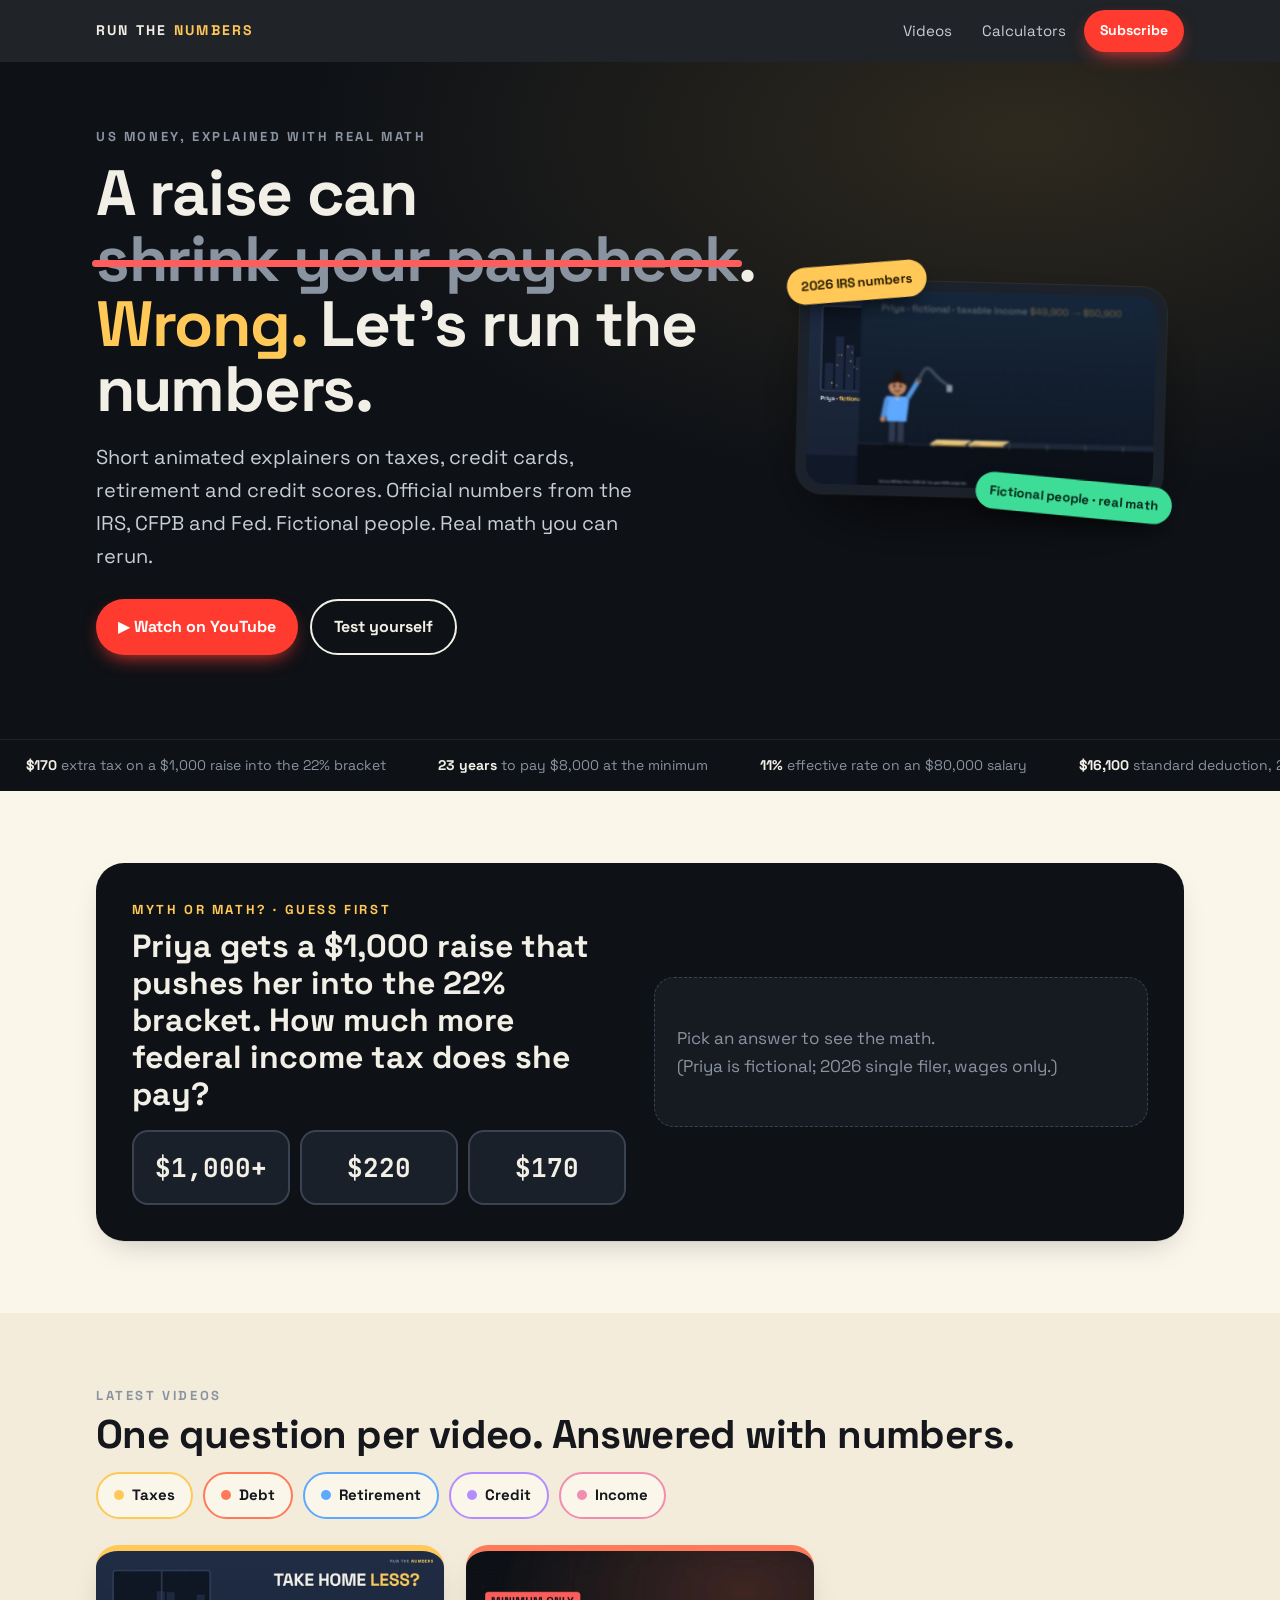
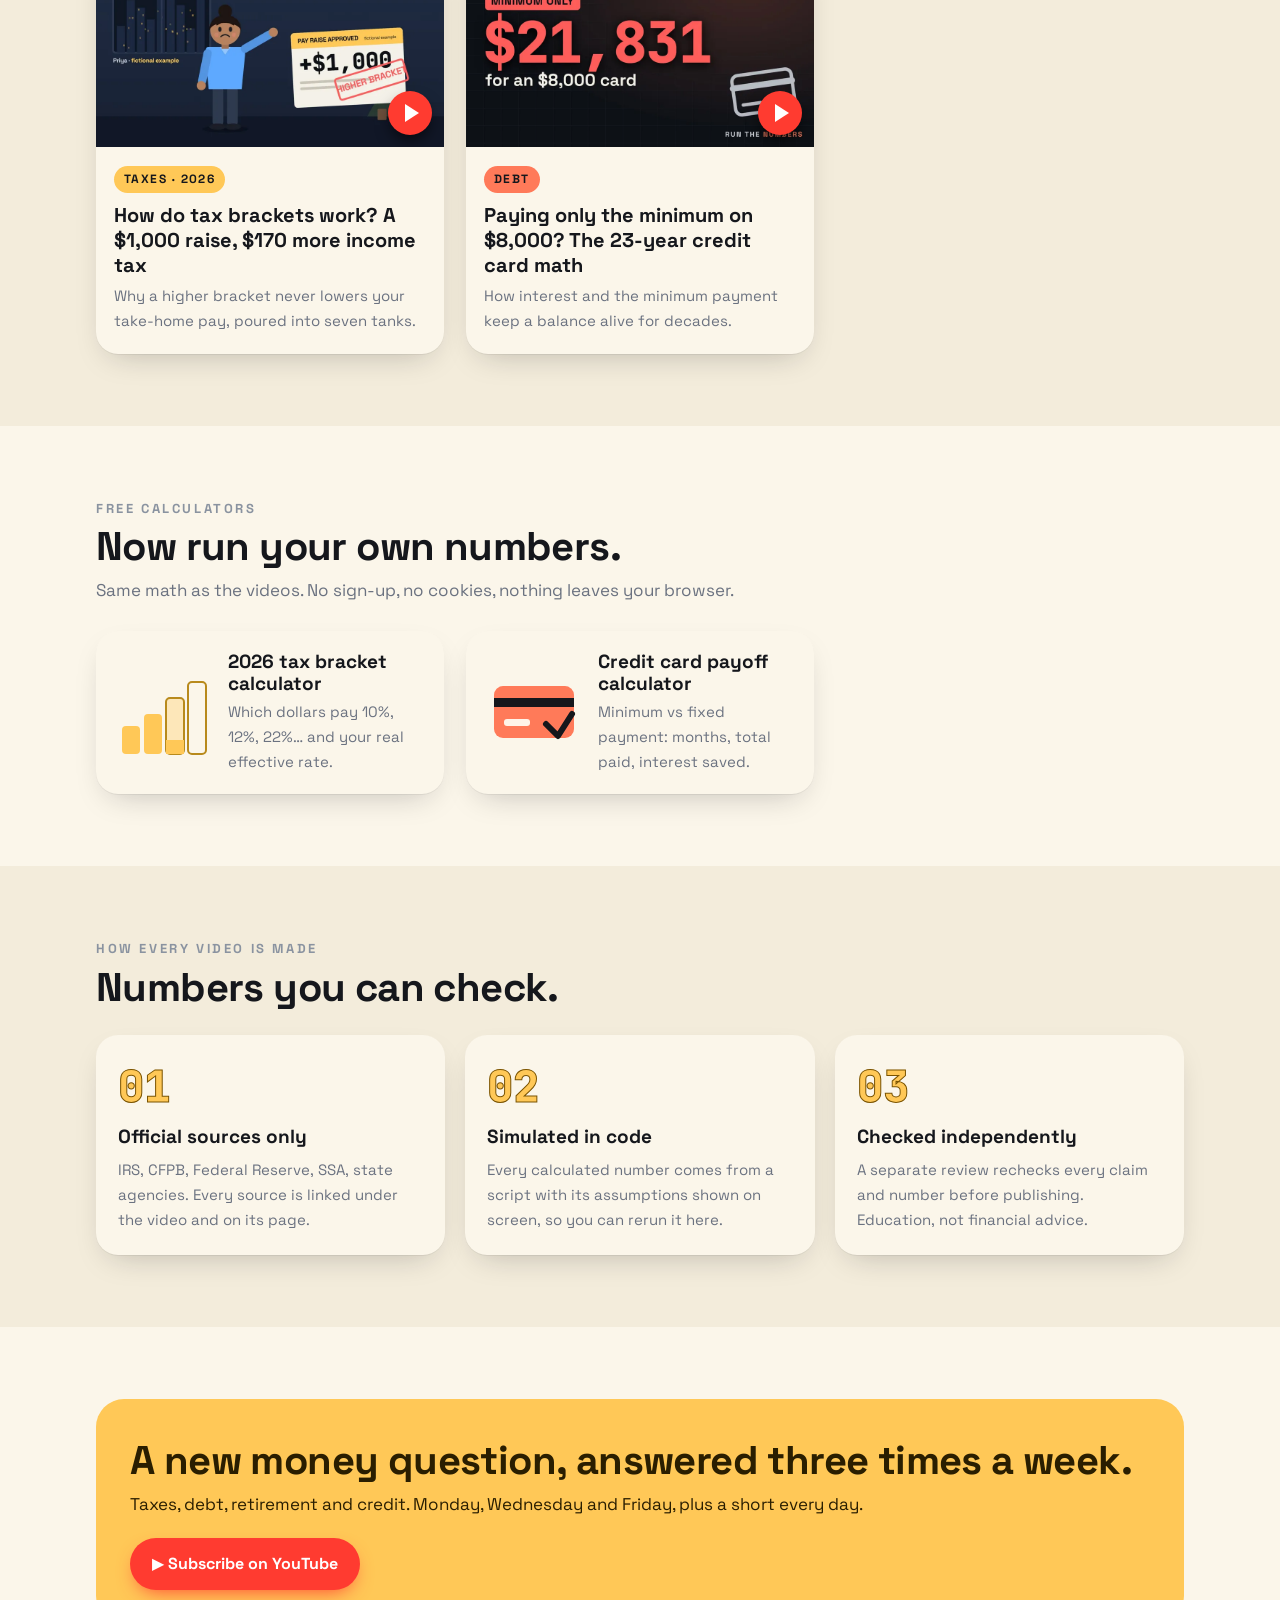
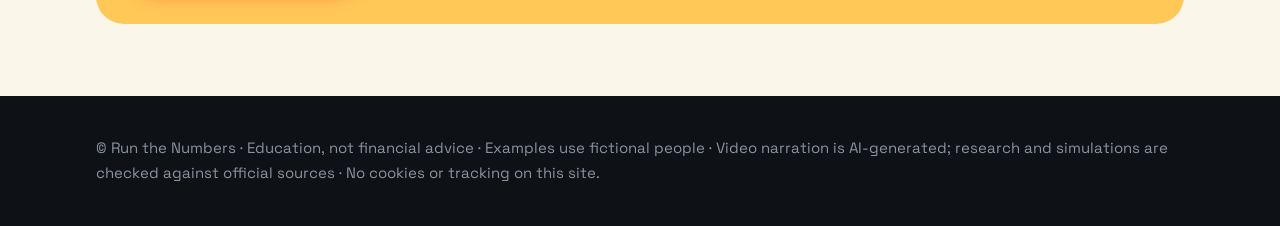
<file: index.html>
<!doctype html>
<html lang="en"><head><meta charset="utf-8"><meta name="viewport" content="width=device-width,initial-scale=1">
<title>Run the Numbers — How Money Works in the US, With the Real Math</title>
<meta name="description" content="Animated explainers and free calculators on US taxes, credit cards, retirement accounts and credit scores. Every number comes from the IRS, CFPB or Federal Reserve, or from a simulation you can rerun.">
<link rel="canonical" href="https://eedgarhm.github.io/run-the-numbers/">
<meta property="og:type" content="website"><meta property="og:title" content="Run the Numbers — How money works in the US, with the real math">
<meta property="og:description" content="Animated explainers + free calculators. Official numbers, fictional people, real math.">
<meta property="og:image" content="https://eedgarhm.github.io/run-the-numbers/assets/og-tax-brackets.jpg"><meta name="twitter:card" content="summary_large_image">
<meta name="theme-color" content="#0E1116">
<link rel="preconnect" href="https://fonts.googleapis.com"><link rel="preconnect" href="https://fonts.gstatic.com" crossorigin>
<link href="https://fonts.googleapis.com/css2?family=JetBrains+Mono:wght@500;800&family=Space+Grotesk:wght@500;700&display=swap" rel="stylesheet">
<link rel="stylesheet" href="style.css">
<script type="application/ld+json">{"@context":"https://schema.org","@graph":[
{"@type":"Organization","name":"Run the Numbers","url":"https://eedgarhm.github.io/run-the-numbers/","sameAs":["https://www.youtube.com/@RunTheNumbersO"]},
{"@type":"WebSite","name":"Run the Numbers","url":"https://eedgarhm.github.io/run-the-numbers/"}]}</script>
</head><body>
<header class="bar"><div class="wrap"><a class="logo" href="./">RUN THE <b>NUMBERS</b></a>
<nav><a class="hide-sm" href="#videos">Videos</a><a class="hide-sm" href="#calculators">Calculators</a><a class="btn yt" href="https://www.youtube.com/@RunTheNumbersO?sub_confirmation=1">Subscribe</a></nav></div></header>

<div class="hero"><div class="wrap">
 <div>
  <div class="eyebrow">US money, explained with real math</div>
  <h1>A raise can <span class="strike">shrink your paycheck</span>.<br><em>Wrong.</em> Let's run the numbers.</h1>
  <p class="lead">Short animated explainers on taxes, credit cards, retirement and credit scores. Official numbers from the IRS, CFPB and Fed. Fictional people. Real math you can rerun.</p>
  <div class="ctas"><a class="btn yt" href="https://www.youtube.com/@RunTheNumbersO?sub_confirmation=1">▶ Watch on YouTube</a><a class="btn ghost" href="#myth">Test yourself</a></div>
 </div>
 <div class="tv"><span class="sticker a">2026 IRS numbers</span>
  <video autoplay muted loop playsinline poster="assets/hero-tanks.jpg" aria-label="Animated scene: a fictional worker pours her income into tax-bracket tanks"><source src="assets/hero-tanks.mp4" type="video/mp4"></video>
  <span class="sticker b">Fictional people · real math</span></div>
</div>
<div class="marquee"><div>
 <span><b>$170</b> extra tax on a $1,000 raise into the 22% bracket</span><span><b>23 years</b> to pay $8,000 at the minimum</span><span><b>11%</b> effective rate on an $80,000 salary</span><span><b>$16,100</b> standard deduction, 2026</span>
 <span><b>$170</b> extra tax on a $1,000 raise into the 22% bracket</span><span><b>23 years</b> to pay $8,000 at the minimum</span><span><b>11%</b> effective rate on an $80,000 salary</span><span><b>$16,100</b> standard deduction, 2026</span>
</div></div></div>

<section id="myth"><div class="wrap">
 <div class="quiz">
  <div><div class="eyebrow" style="color:var(--acc)">Myth or math? · guess first</div>
   <h3>Priya gets a $1,000 raise that pushes her into the 22% bracket. How much more federal income tax does she pay?</h3>
   <div class="opts" role="group" aria-label="Choose an answer"><button class="opt" data-v="1000">$1,000+</button><button class="opt" data-v="220">$220</button><button class="opt" data-v="170">$170</button></div></div>
  <div class="reveal" id="rev"><div class="hint">Pick an answer to see the math. <br>(Priya is fictional; 2026 single filer, wages only.)</div></div>
 </div>
</div></section>

<section class="alt" id="videos"><div class="wrap">
 <div class="sec-h"><div><div class="eyebrow">Latest videos</div><h2>One question per video. Answered with numbers.</h2></div>
  <div class="chips"><a class="chip" style="--c:var(--taxes)" href="#videos"><i></i>Taxes</a><a class="chip" style="--c:var(--debt)" href="#videos"><i></i>Debt</a><a class="chip" style="--c:var(--retire)" href="#videos"><i></i>Retirement</a><a class="chip" style="--c:var(--credit)" href="#videos"><i></i>Credit</a><a class="chip" style="--c:var(--income)" href="#videos"><i></i>Income</a></div></div>
 <div class="eps">
  <a class="ep" style="--c:var(--taxes)" href="episodes/tax-brackets-2026.html"><div class="th"><img src="assets/ep-tax-brackets.webp" alt="Take home less? A fictional worker with a raise letter stamped Higher Bracket" width="960" height="540" loading="lazy"><span class="play"></span></div>
   <div class="tx"><span class="tag">Taxes · 2026</span><h3>How do tax brackets work? A $1,000 raise, $170 more income tax</h3><p>Why a higher bracket never lowers your take-home pay, poured into seven tanks.</p></div></a>
  <a class="ep" style="--c:var(--debt)" href="episodes/credit-card-minimum-payment.html"><div class="th"><img src="assets/ep-credit-card.webp" alt="$21,831 paid for an $8,000 card, minimum only" width="960" height="540" loading="lazy"><span class="play"></span></div>
   <div class="tx"><span class="tag">Debt</span><h3>Paying only the minimum on $8,000? The 23-year credit card math</h3><p>How interest and the minimum payment keep a balance alive for decades.</p></div></a>
 </div>
</div></section>

<section id="calculators"><div class="wrap">
 <div class="sec-h"><div><div class="eyebrow">Free calculators</div><h2>Now run your own numbers.</h2><p class="sub">Same math as the videos. No sign-up, no cookies, nothing leaves your browser.</p></div></div>
 <div class="calcs">
  <a class="calc" style="--c:var(--taxes)" href="calculators/tax-brackets-2026.html"><svg viewBox="0 0 96 96" aria-hidden="true"><rect x="6" y="62" width="18" height="28" rx="4" fill="#FFC857"/><rect x="28" y="50" width="18" height="40" rx="4" fill="#FFC857"/><rect x="50" y="34" width="18" height="56" rx="4" fill="#FFC85755" stroke="#B88A1C" stroke-width="2"/><rect x="72" y="18" width="18" height="72" rx="4" fill="none" stroke="#B88A1C" stroke-width="2"/><rect x="50" y="76" width="18" height="14" fill="#FFC857"/></svg>
   <div><h3>2026 tax bracket calculator</h3><p>Which dollars pay 10%, 12%, 22%… and your real effective rate.</p></div></a>
  <a class="calc" style="--c:var(--debt)" href="calculators/credit-card-payoff.html"><svg viewBox="0 0 96 96" aria-hidden="true"><rect x="8" y="22" width="80" height="52" rx="9" fill="#FF7A59"/><rect x="8" y="34" width="80" height="9" fill="#15171C"/><rect x="18" y="55" width="26" height="7" rx="3" fill="#FFF3E8"/><path d="M60 60 L72 72 L86 50" fill="none" stroke="#15171C" stroke-width="6" stroke-linecap="round" stroke-linejoin="round"/></svg>
   <div><h3>Credit card payoff calculator</h3><p>Minimum vs fixed payment: months, total paid, interest saved.</p></div></a>
 </div>
</div></section>

<section class="alt"><div class="wrap">
 <div class="sec-h"><div><div class="eyebrow">How every video is made</div><h2>Numbers you can check.</h2></div></div>
 <div class="steps">
  <div class="step"><h3>Official sources only</h3><p>IRS, CFPB, Federal Reserve, SSA, state agencies. Every source is linked under the video and on its page.</p></div>
  <div class="step"><h3>Simulated in code</h3><p>Every calculated number comes from a script with its assumptions shown on screen, so you can rerun it here.</p></div>
  <div class="step"><h3>Checked independently</h3><p>A separate review rechecks every claim and number before publishing. Education, not financial advice.</p></div>
 </div>
</div></section>

<section><div class="wrap"><div class="cta-band"><div><h2>A new money question, answered three times a week.</h2><p>Taxes, debt, retirement and credit. Monday, Wednesday and Friday, plus a short every day.</p></div><a class="btn yt" href="https://www.youtube.com/@RunTheNumbersO?sub_confirmation=1">▶ Subscribe on YouTube</a></div></div></section>

<footer class="site"><div class="wrap">© Run the Numbers · Education, not financial advice · Examples use fictional people · Video narration is AI-generated; research and simulations are checked against official sources · No cookies or tracking on this site.</div></footer>
<script>
const A={"1000":"No: only the dollars above the line pay 22%.","220":"Close, but only half of the raise crosses the line.","170":"Exactly."};
document.querySelectorAll('.opt').forEach(b=>b.addEventListener('click',()=>{
  document.querySelectorAll('.opt').forEach(o=>{o.classList.toggle('right',o.dataset.v==='170');o.classList.toggle('wrong',o.dataset.v!=='170')});
  const r=document.getElementById('rev');
  r.innerHTML=`<div class="hint">${A[b.dataset.v]} Her taxable income goes from $49,900 to $50,900:</div><div class="big num" id="cnt">+$0</div><div class="hint">$500 still pays 12% ($60) · $500 pays 22% ($110). Her pay after federal income tax still rises about $830.</div><p style="margin:12px 0 0"><a href="episodes/tax-brackets-2026.html" style="color:#FFC857;font-weight:700">Watch the full breakdown →</a></p>`;
  let t0=null;const step=t=>{t0??=t;const p=Math.min(1,(t-t0)/900);document.getElementById('cnt').textContent='+$'+Math.round(170*(1-Math.pow(1-p,3)));if(p<1)requestAnimationFrame(step)};requestAnimationFrame(step)}));
</script>
</body></html>
</file>
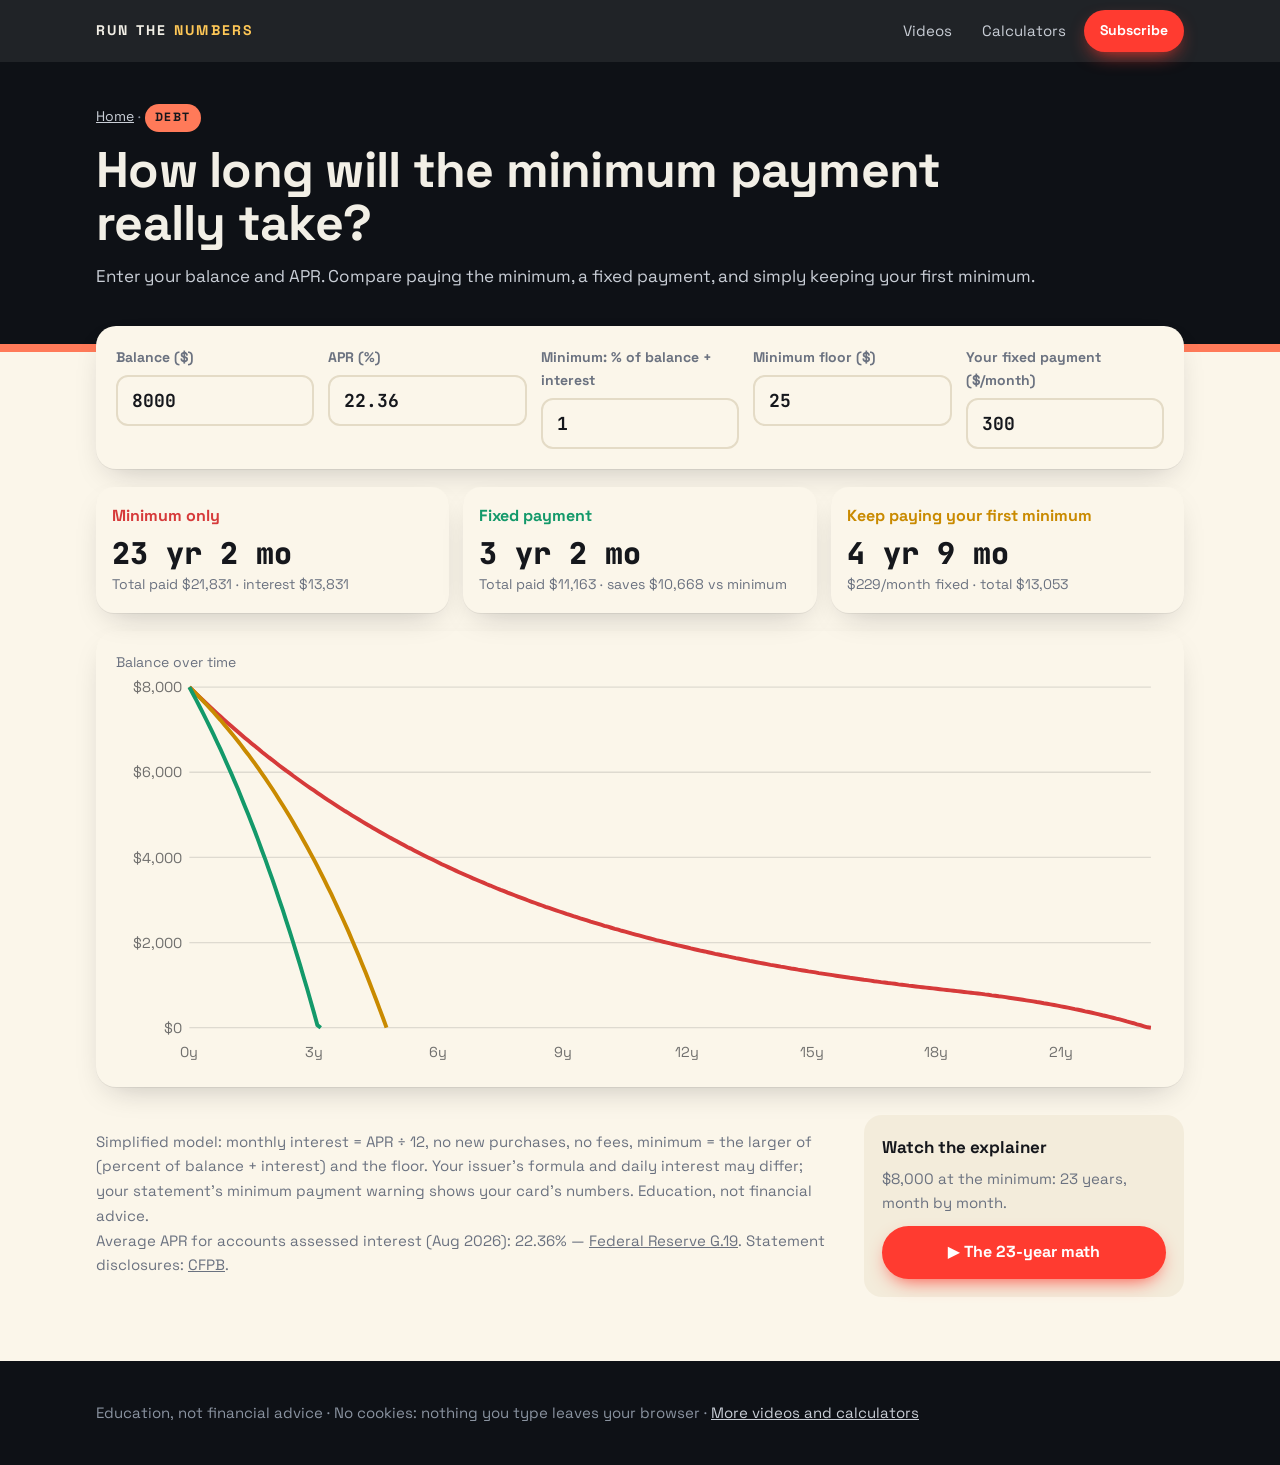
<file: calculators/credit-card-payoff.html>
<!doctype html>
<html lang="en"><head><meta charset="utf-8"><meta name="viewport" content="width=device-width,initial-scale=1">
<title>Credit Card Payoff Calculator: Minimum vs Fixed Payment | Run the Numbers</title>
<meta name="description" content="Free credit card payoff calculator: see how long paying only the minimum takes, the total interest, and what a fixed monthly payment saves. No sign-up, no cookies.">
<link rel="canonical" href="https://eedgarhm.github.io/run-the-numbers/calculators/credit-card-payoff.html">
<meta property="og:title" content="Credit card payoff: minimum vs fixed payment"><meta property="og:image" content="https://eedgarhm.github.io/run-the-numbers/assets/og-credit-card.jpg"><meta name="twitter:card" content="summary_large_image">
<meta name="theme-color" content="#0E1116">
<link rel="preconnect" href="https://fonts.googleapis.com"><link rel="preconnect" href="https://fonts.gstatic.com" crossorigin>
<link href="https://fonts.googleapis.com/css2?family=JetBrains+Mono:wght@500;800&family=Space+Grotesk:wght@500;700&display=swap" rel="stylesheet">
<link rel="stylesheet" href="../style.css">
<style>.ctrl .g{display:grid;grid-template-columns:repeat(auto-fit,minmax(170px,1fr));gap:14px}.ctrl label{font-size:14px;color:var(--mut);display:block;margin-bottom:6px;font-weight:700}
.res{display:grid;grid-template-columns:repeat(auto-fit,minmax(230px,1fr));gap:14px;margin:18px 0}.res .kpi h3{margin:0 0 4px;font-size:16px}.big{font:800 30px "JetBrains Mono",monospace}.small{color:var(--mut);font-size:14px}
.bad{color:var(--bad)}.good{color:var(--good)}.warn{color:var(--warn)}svg#ch{width:100%;height:auto;display:block}</style>
<script type="application/ld+json">{"@context":"https://schema.org","@type":"WebApplication","name":"Credit Card Payoff Calculator","applicationCategory":"FinanceApplication","operatingSystem":"Any","offers":{"@type":"Offer","price":"0","priceCurrency":"USD"}}</script>
</head><body style="--c:var(--debt)">
<header class="bar"><div class="wrap"><a class="logo" href="../">RUN THE <b>NUMBERS</b></a>
<nav><a class="hide-sm" href="../#videos">Videos</a><a class="hide-sm" href="../#calculators">Calculators</a><a class="btn yt" href="https://www.youtube.com/@RunTheNumbersO?sub_confirmation=1">Subscribe</a></nav></div></header>
<div class="page-hero"><div class="wrap"><div class="crumb"><a href="../">Home</a> · <span class="tag">Debt</span></div><h1>How long will the minimum payment really take?</h1>
<p class="lead" style="color:#C9CED6;margin:12px 0 0">Enter your balance and APR. Compare paying the minimum, a fixed payment, and simply keeping your first minimum.</p></div></div>
<div class="wrap" style="margin-top:-26px">
<div class="ctrl"><div class="g">
 <div><label for="bal">Balance ($)</label><input id="bal" type="number" min="0" step="100" value="8000"></div>
 <div><label for="apr">APR (%)</label><input id="apr" type="number" min="0" step="0.01" value="22.36"></div>
 <div><label for="pct">Minimum: % of balance + interest</label><input id="pct" type="number" min="0.5" step="0.5" value="1"></div>
 <div><label for="floor">Minimum floor ($)</label><input id="floor" type="number" min="0" step="5" value="25"></div>
 <div><label for="fix">Your fixed payment ($/month)</label><input id="fix" type="number" min="0" step="10" value="300"></div>
</div></div>
<div class="res">
 <div class="kpi"><h3 class="bad">Minimum only</h3><div class="big" id="m1">–</div><div class="small" id="m2"></div></div>
 <div class="kpi"><h3 class="good">Fixed payment</h3><div class="big" id="f1">–</div><div class="small" id="f2"></div></div>
 <div class="kpi"><h3 class="warn">Keep paying your first minimum</h3><div class="big" id="k1">–</div><div class="small" id="k2"></div></div>
</div>
<div class="ctrl"><div class="small">Balance over time</div><svg id="ch" viewBox="0 0 800 300" role="img" aria-label="Balance over time for each strategy"></svg></div>
<div class="cols" style="margin-top:28px"><div>
<p class="note">Simplified model: monthly interest = APR ÷ 12, no new purchases, no fees, minimum = the larger of (percent of balance + interest) and the floor. Your issuer's formula and daily interest may differ; your statement's minimum payment warning shows your card's numbers. Education, not financial advice.<br>
Average APR for accounts assessed interest (Aug 2026): 22.36% — <a href="https://www.federalreserve.gov/releases/g19/20261007/g19.pdf">Federal Reserve G.19</a>. Statement disclosures: <a href="https://www.consumerfinance.gov/ask-cfpb/what-is-the-three-year-payment-information-on-a-credit-card-statement-en-36/">CFPB</a>.</p>
</div><aside class="side"><div class="box"><b>Watch the explainer</b><p class="note" style="margin:6px 0 0">$8,000 at the minimum: 23 years, month by month.</p><a class="btn yt" href="../episodes/credit-card-minimum-payment.html">▶ The 23-year math</a></div></aside></div>
</div>
<footer class="site" style="margin-top:64px"><div class="wrap">Education, not financial advice · No cookies: nothing you type leaves your browser · <a href="../">More videos and calculators</a></div></footer>
<script>
const $=id=>document.getElementById(id);
const usd=v=>'$'+Math.round(v).toLocaleString('en-US');
function sim(b,apr,pct,floor,fixed){const r=apr/100/12;let s=b,tot=0,m=0,bal=[s];const first=Math.max(pct/100*s+s*r,floor);
 while(s>0.005&&m<1200){const i=s*r;const mn=Math.max(pct/100*s+i,floor);const p=Math.min(fixed?fixed:mn,s+i);if(fixed&&p<=i){return{never:true,bal,first}}s=s+i-p;tot+=p;m++;bal.push(Math.max(0,s))}
 return{m,tot,bal,first,never:m>=1200}}
function yrs(m){const y=Math.floor(m/12),mo=m%12;return (y?y+' yr ':'')+(mo?mo+' mo':'')}
function draw(series,b){const W=800,H=300,L=56,R=10,T=10,B=30;const X=Math.max(...series.map(s=>s.bal.length-1),1);
 const xs=i=>L+(W-L-R)*i/X,ys=v=>T+(H-T-B)*(1-v/b);let g='';
 for(let k=0;k<=4;k++){const v=b*k/4;g+=`<line x1="${L}" x2="${W-R}" y1="${ys(v)}" y2="${ys(v)}" stroke="currentColor" opacity=".12"/><text x="${L-6}" y="${ys(v)+4}" font-size="11" text-anchor="end" fill="currentColor" opacity=".6">${usd(v)}</text>`}
 for(let y=0;y*12<=X;y+=Math.max(1,Math.ceil(X/12/8)))g+=`<text x="${xs(y*12)}" y="${H-8}" font-size="11" text-anchor="middle" fill="currentColor" opacity=".6">${y}y</text>`;
 series.forEach(s=>{g+=`<polyline fill="none" stroke="${s.c}" stroke-width="3" points="${s.bal.map((v,i)=>xs(i).toFixed(1)+','+ys(v).toFixed(1)).join(' ')}"/>`});
 $('ch').innerHTML=g;$('ch').style.color=getComputedStyle(document.body).color}
function run(){const b=+$('bal').value||0,apr=+$('apr').value||0,pct=+$('pct').value||1,floor=+$('floor').value||0,fix=+$('fix').value||0;if(b<=0)return;
 const mn=sim(b,apr,pct,floor,0),fx=sim(b,apr,pct,floor,fix),kp=sim(b,apr,pct,floor,mn.first);const cs=getComputedStyle(document.documentElement);
 $('m1').textContent=mn.never?'Never':yrs(mn.m);$('m2').textContent=mn.never?'':`Total paid ${usd(mn.tot)} · interest ${usd(mn.tot-b)}`;
 if(fx.never){$('f1').textContent='Never';$('f2').textContent='Payment does not cover monthly interest.'}else{$('f1').textContent=yrs(fx.m);$('f2').textContent=`Total paid ${usd(fx.tot)} · saves ${usd(mn.tot-fx.tot)} vs minimum`}
 $('k1').textContent=yrs(kp.m);$('k2').textContent=`${usd(mn.first)}/month fixed · total ${usd(kp.tot)}`;
 draw([{bal:mn.bal,c:cs.getPropertyValue('--bad')},{bal:kp.bal,c:cs.getPropertyValue('--warn')},...(fx.never?[]:[{bal:fx.bal,c:cs.getPropertyValue('--good')}])],b)}
document.querySelectorAll('.ctrl input').forEach(i=>i.addEventListener('input',run));run();
</script>
</body></html>
</file>
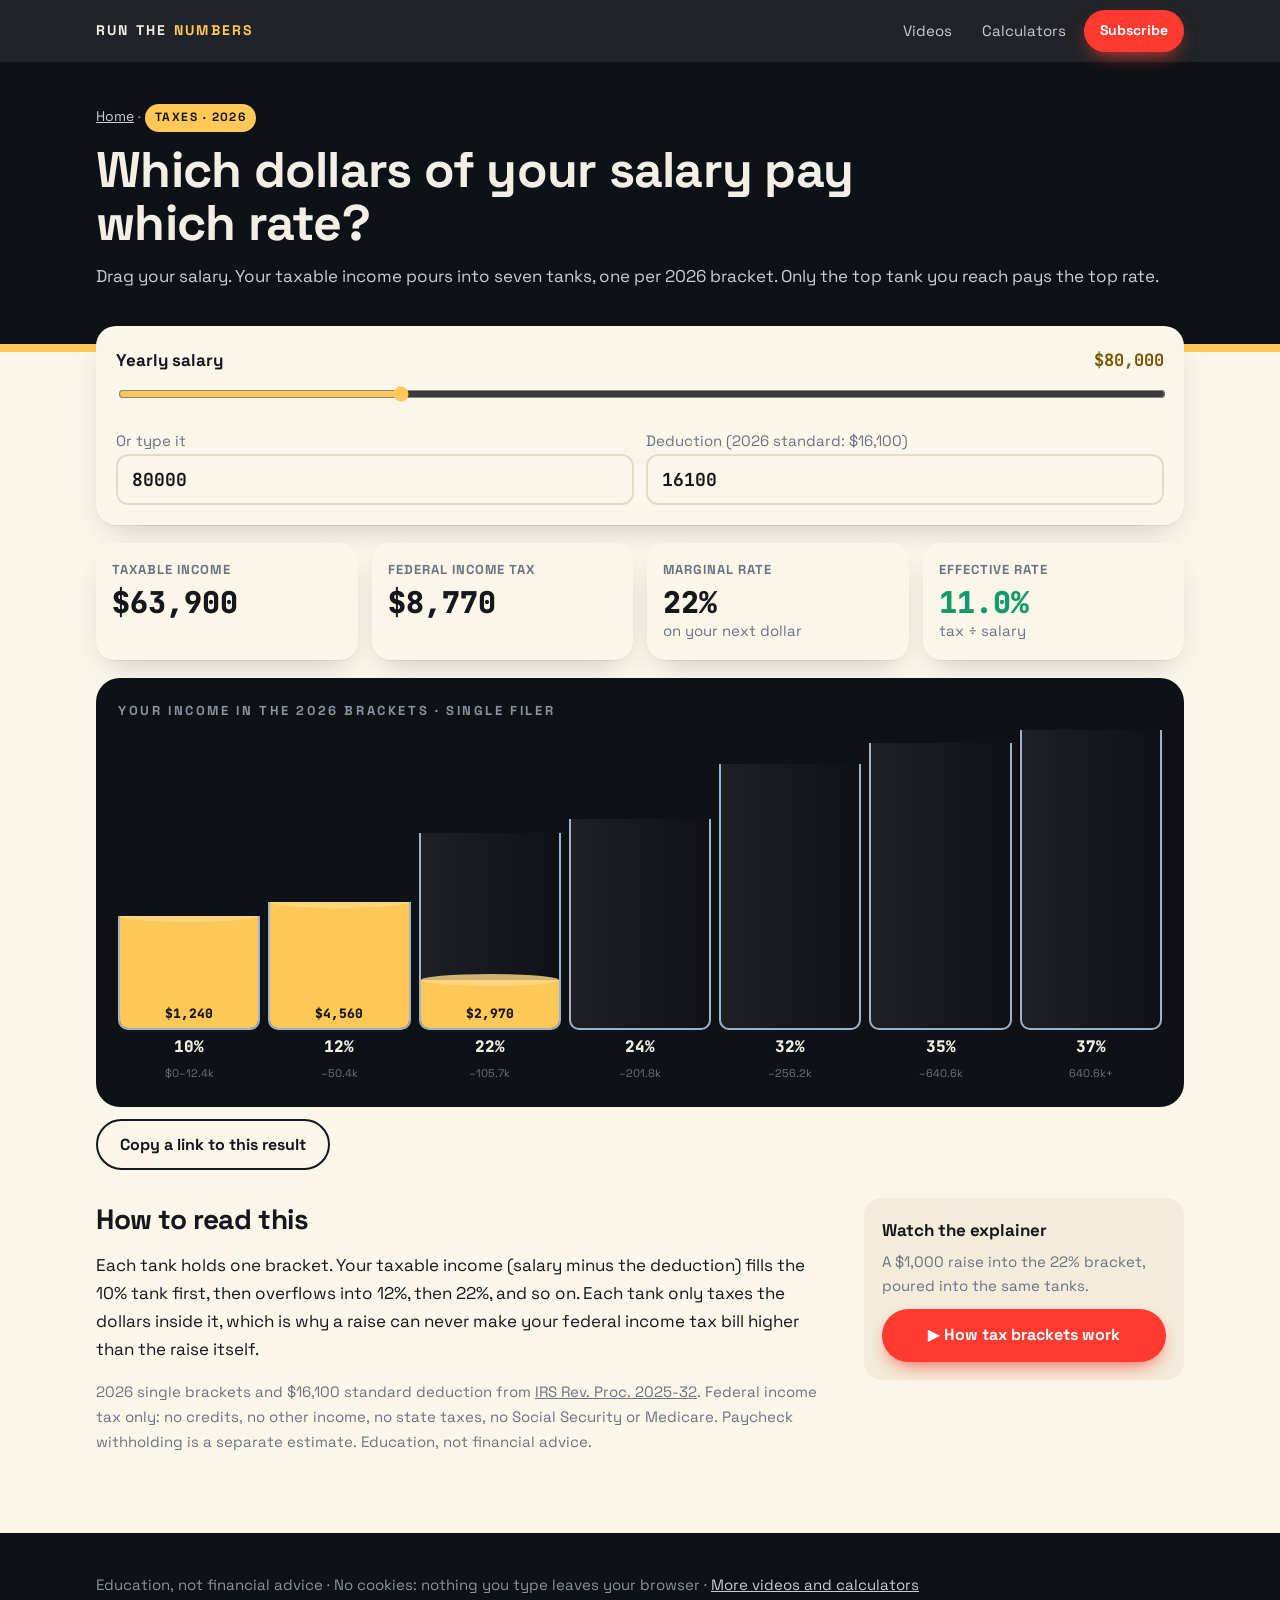
<file: calculators/tax-brackets-2026.html>
<!doctype html>
<html lang="en"><head><meta charset="utf-8"><meta name="viewport" content="width=device-width,initial-scale=1">
<title>2026 Tax Bracket Calculator: Which Dollars Pay 10%, 12%, 22%? | Run the Numbers</title>
<meta name="description" content="Free 2026 federal income tax bracket calculator for single filers. Drag your salary and watch each bracket fill: see your federal income tax, marginal rate and effective rate (IRS Rev. Proc. 2025-32).">
<link rel="canonical" href="https://eedgarhm.github.io/run-the-numbers/calculators/tax-brackets-2026.html">
<meta property="og:title" content="2026 tax bracket calculator: which dollars pay which rate?"><meta property="og:image" content="https://eedgarhm.github.io/run-the-numbers/assets/og-tax-brackets.jpg"><meta name="twitter:card" content="summary_large_image">
<meta name="theme-color" content="#0E1116">
<link rel="preconnect" href="https://fonts.googleapis.com"><link rel="preconnect" href="https://fonts.gstatic.com" crossorigin>
<link href="https://fonts.googleapis.com/css2?family=JetBrains+Mono:wght@500;800&family=Space+Grotesk:wght@500;700&display=swap" rel="stylesheet">
<link rel="stylesheet" href="../style.css">
<style>
.tanks{display:grid;grid-template-columns:repeat(7,1fr);gap:8px;align-items:end;height:300px;margin-top:8px}
.tk{position:relative;border:2px solid #9FB3C8;border-top:0;border-radius:0 0 10px 10px;background:linear-gradient(90deg,#ffffff10,transparent);overflow:hidden}
.tk .w{position:absolute;left:0;right:0;bottom:0;background:var(--taxes);transition:height .45s cubic-bezier(.2,.8,.2,1)}
.tk .w:before{content:"";position:absolute;left:0;right:0;top:-6px;height:12px;background:color-mix(in srgb,var(--taxes) 70%,#fff);border-radius:50%;opacity:.8}
.tk .t{position:absolute;left:0;right:0;bottom:6px;text-align:center;font:800 13px "JetBrains Mono",monospace;color:#15171C}
.lab{display:grid;grid-template-columns:repeat(7,1fr);gap:8px;margin-top:6px;text-align:center}
.lab b{display:block;font:800 16px "JetBrains Mono",monospace}.lab span{font-size:11px;color:var(--mut)}
.night{background:var(--night);color:var(--cream);border-radius:24px;padding:22px}
@media (max-width:560px){.tanks{height:220px;gap:4px}.lab{gap:4px}.lab span{font-size:9px}.tk .t{font-size:10px}}
</style>
<script type="application/ld+json">{"@context":"https://schema.org","@type":"WebApplication","name":"2026 Federal Tax Bracket Calculator","applicationCategory":"FinanceApplication","operatingSystem":"Any","offers":{"@type":"Offer","price":"0","priceCurrency":"USD"},"url":"https://eedgarhm.github.io/run-the-numbers/calculators/tax-brackets-2026.html"}</script>
</head><body style="--c:var(--taxes)">
<header class="bar"><div class="wrap"><a class="logo" href="../">RUN THE <b>NUMBERS</b></a>
<nav><a class="hide-sm" href="../#videos">Videos</a><a class="hide-sm" href="../#calculators">Calculators</a><a class="btn yt" href="https://www.youtube.com/@RunTheNumbersO?sub_confirmation=1">Subscribe</a></nav></div></header>
<div class="page-hero"><div class="wrap"><div class="crumb"><a href="../">Home</a> · <span class="tag">Taxes · 2026</span></div><h1>Which dollars of your salary pay which rate?</h1>
<p class="lead" style="color:#C9CED6;margin:12px 0 0">Drag your salary. Your taxable income pours into seven tanks, one per 2026 bracket. Only the top tank you reach pays the top rate.</p></div></div>
<div class="wrap" style="margin-top:-26px">
 <div class="ctrl">
  <div class="field"><label for="sal">Yearly salary <output id="salo"></output></label><input id="sal" type="range" min="0" max="300000" step="500" value="80000"></div>
  <div class="grid" style="display:grid;grid-template-columns:1fr 1fr;gap:12px">
   <div><label class="note" for="saln">Or type it</label><input id="saln" type="number" min="0" step="1000" value="80000"></div>
   <div><label class="note" for="ded">Deduction (2026 standard: $16,100)</label><input id="ded" type="number" min="0" step="100" value="16100"></div>
  </div>
 </div>
 <div class="kpis">
  <div class="kpi"><div class="l">Taxable income</div><div class="v" id="ti">—</div></div>
  <div class="kpi"><div class="l">Federal income tax</div><div class="v" id="tx">—</div></div>
  <div class="kpi"><div class="l">Marginal rate</div><div class="v" id="mr">—</div><div class="note">on your next dollar</div></div>
  <div class="kpi"><div class="l">Effective rate</div><div class="v" id="er" style="color:var(--good)">—</div><div class="note">tax ÷ salary</div></div>
 </div>
 <div class="night">
  <div class="eyebrow">Your income in the 2026 brackets · single filer</div>
  <div class="tanks" id="tanks"></div><div class="lab" id="lab"></div>
 </div>
 <div class="share"><button class="btn ghost" id="copy" type="button">Copy a link to this result</button><span class="note" id="copied"></span></div>
 <div class="cols" style="margin-top:28px"><div>
  <h2 style="font-size:28px">How to read this</h2>
  <p>Each tank holds one bracket. Your taxable income (salary minus the deduction) fills the 10% tank first, then overflows into 12%, then 22%, and so on. Each tank only taxes the dollars inside it, which is why a raise can never make your federal income tax bill higher than the raise itself.</p>
  <p class="note">2026 single brackets and $16,100 standard deduction from <a href="https://www.irs.gov/pub/irs-drop/rp-25-32.pdf">IRS Rev. Proc. 2025-32</a>. Federal income tax only: no credits, no other income, no state taxes, no Social Security or Medicare. Paycheck withholding is a separate estimate. Education, not financial advice.</p>
 </div><aside class="side"><div class="box"><b>Watch the explainer</b><p class="note" style="margin:6px 0 0">A $1,000 raise into the 22% bracket, poured into the same tanks.</p><a class="btn yt" href="../episodes/tax-brackets-2026.html">▶ How tax brackets work</a></div></aside></div>
</div>
<footer class="site" style="margin-top:64px"><div class="wrap">Education, not financial advice · No cookies: nothing you type leaves your browser · <a href="../">More videos and calculators</a></footer>
<script>
const BR=[[12400,10],[50400,12],[105700,22],[201775,24],[256225,32],[640600,35],[1000000,37]];
const LAB=['$0–12.4k','–50.4k','–105.7k','–201.8k','–256.2k','–640.6k','640.6k+'];
const $=id=>document.getElementById(id),money=v=>'$'+Math.round(v).toLocaleString('en-US');
const tanks=$('tanks'),lab=$('lab');
BR.forEach(([,r],i)=>{const t=document.createElement('div');t.className='tk';t.style.height=(38+(r-10)/27*62)+'%';t.innerHTML='<div class="w"></div><div class="t"></div>';tanks.appendChild(t);
  lab.insertAdjacentHTML('beforeend',`<div><b>${r}%</b><span>${LAB[i]}</span></div>`)});
const q=new URLSearchParams(location.search);if(q.get('salary')){$('sal').value=$('saln').value=+q.get('salary')}if(q.get('deduction'))$('ded').value=+q.get('deduction');
function run(src){
  if(src==='n')$('sal').value=$('saln').value;else $('saln').value=$('sal').value;
  const sal=Math.max(0,+$('saln').value||0),ded=Math.max(0,+$('ded').value||0),ti=Math.max(0,sal-ded);$('salo').textContent=money(sal);
  let lo=0,tax=0,mr=0;
  [...tanks.children].forEach((t,i)=>{const [top,r]=BR[i];const part=Math.max(0,Math.min(ti,top)-lo),share=part/(top-lo);
    const tx=part*r/100;tax+=tx;if(part>0)mr=r;
    const w=t.querySelector('.w');w.style.height=(part>0?Math.max(6,share*100):0)+'%';w.style.visibility=part>0?'visible':'hidden';t.querySelector('.t').textContent=part>0?money(tx):'';lo=top});
  $('ti').textContent=money(ti);$('tx').textContent=money(tax);$('mr').textContent=mr+'%';$('er').textContent=sal>0?(tax/sal*100).toFixed(1)+'%':'—'}
$('sal').addEventListener('input',()=>run('r'));$('saln').addEventListener('input',()=>run('n'));$('ded').addEventListener('input',()=>run('n'));
$('copy').addEventListener('click',()=>{const u=location.origin+location.pathname+'?salary='+$('saln').value+'&deduction='+$('ded').value;
  navigator.clipboard?.writeText(u).then(()=>$('copied').textContent='Link copied.',()=>$('copied').textContent=u)});
run('n');
</script>
</body></html>
</file>
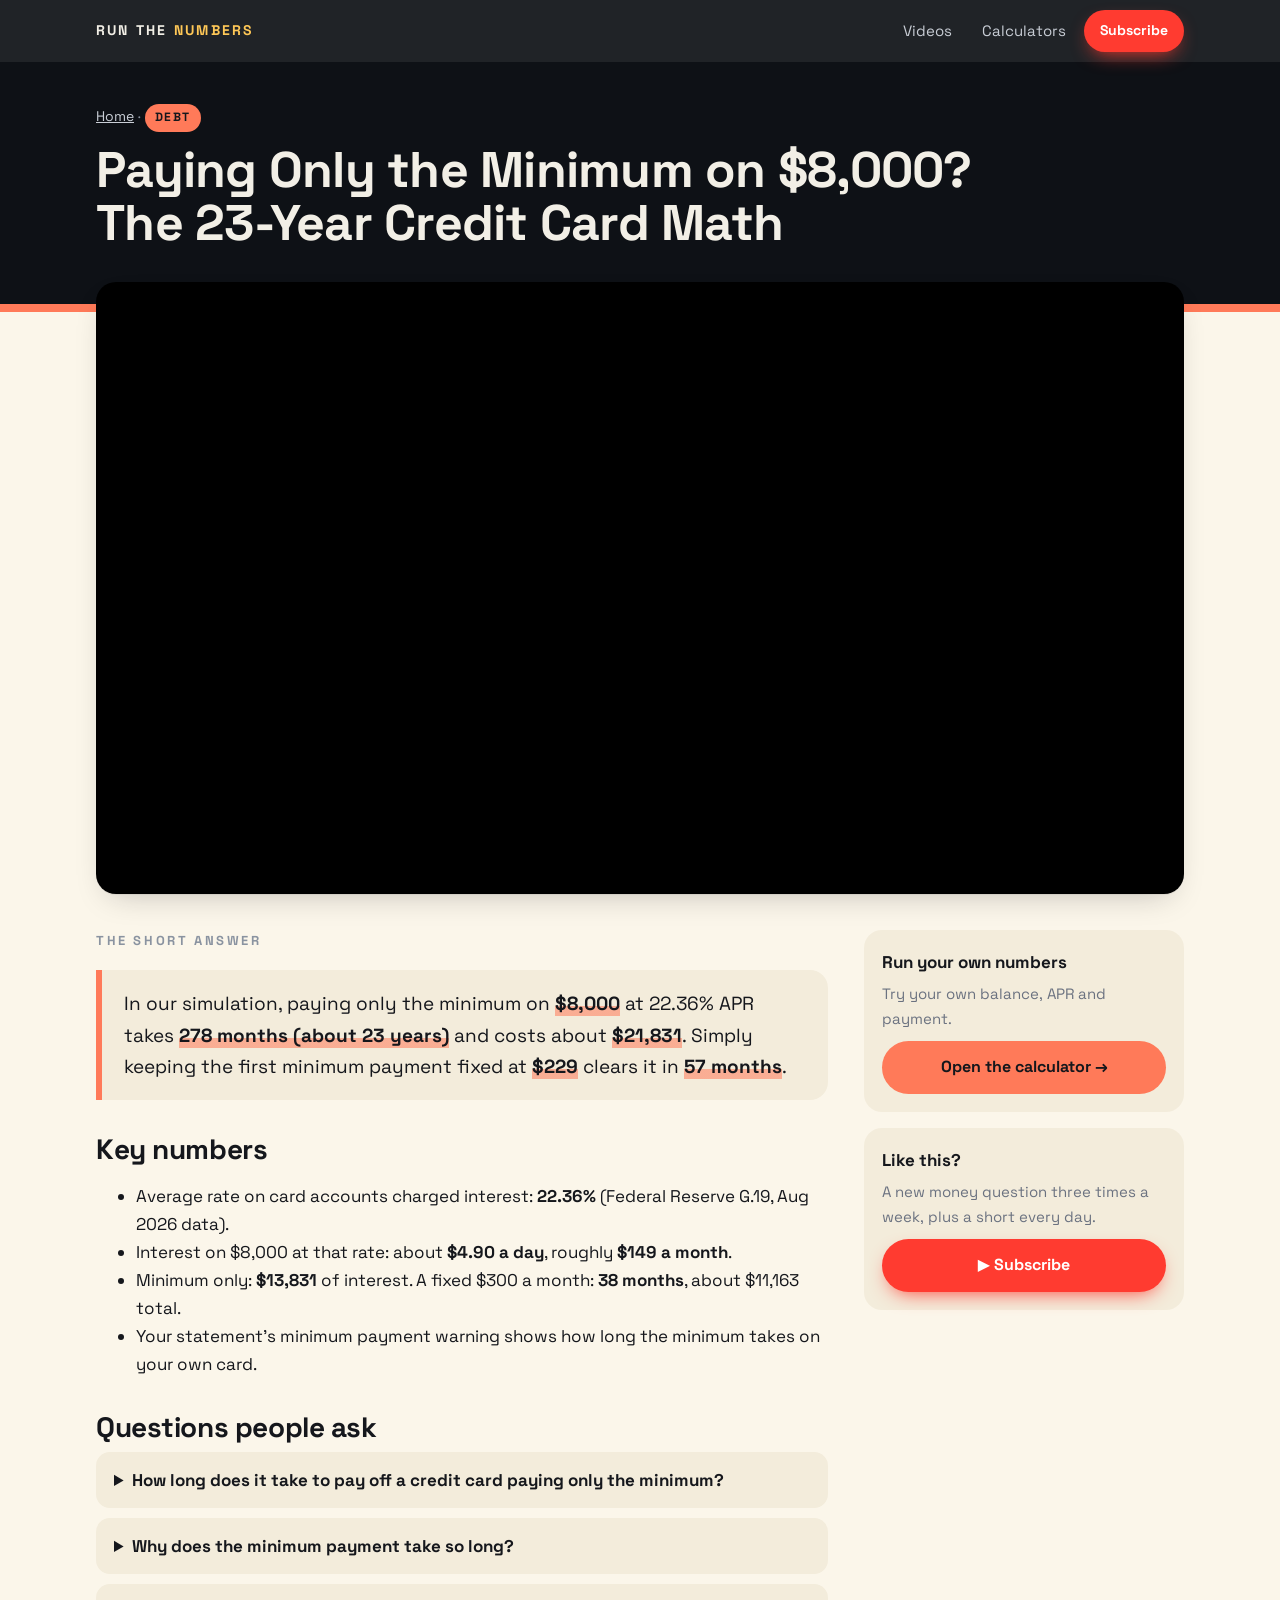
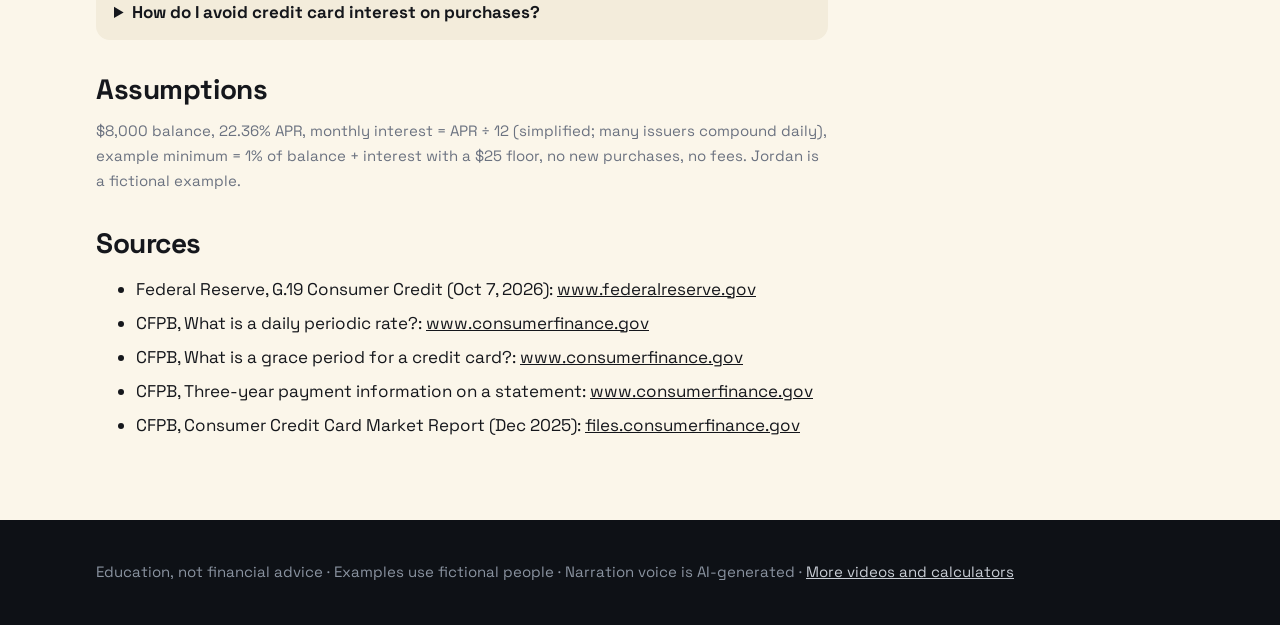
<file: episodes/credit-card-minimum-payment.html>
<!doctype html>
<html lang="en"><head><meta charset="utf-8"><meta name="viewport" content="width=device-width,initial-scale=1">
<title>Paying Only the Minimum on $8,000? The 23-Year Credit Card Math | Run the Numbers</title>
<meta name="description" content="Paying only the minimum on an $8,000 credit card can cost about $21,800 and take 23 years. The month-by-month math, with official Federal Reserve and CFPB sources.">
<link rel="canonical" href="https://eedgarhm.github.io/run-the-numbers/episodes/credit-card-minimum-payment.html">
<meta property="og:type" content="video.other"><meta property="og:title" content="Paying Only the Minimum on $8,000? The 23-Year Credit Card Math"><meta property="og:description" content="Paying only the minimum on an $8,000 credit card can cost about $21,800 and take 23 years. The month-by-month math, with official Federal Reserve and CFPB sources.">
<meta property="og:image" content="https://eedgarhm.github.io/run-the-numbers/assets/og-credit-card.jpg"><meta name="twitter:card" content="summary_large_image"><meta name="theme-color" content="#0E1116">
<link rel="preconnect" href="https://fonts.googleapis.com"><link rel="preconnect" href="https://fonts.gstatic.com" crossorigin>
<link href="https://fonts.googleapis.com/css2?family=JetBrains+Mono:wght@500;800&family=Space+Grotesk:wght@500;700&display=swap" rel="stylesheet">
<link rel="stylesheet" href="../style.css">
<script type="application/ld+json">{"@context": "https://schema.org", "@graph": [{"@type": "VideoObject", "name": "Paying Only the Minimum on $8,000? The 23-Year Credit Card Math", "description": "Paying only the minimum on an $8,000 credit card can cost about $21,800 and take 23 years. The month-by-month math, with official Federal Reserve and CFPB sources.", "thumbnailUrl": ["https://eedgarhm.github.io/run-the-numbers/assets/og-credit-card.jpg"], "uploadDate": "2026-10-23T16:00:00Z", "embedUrl": "https://www.youtube.com/embed/3kqiG0DoAHo", "contentUrl": "https://www.youtube.com/watch?v=3kqiG0DoAHo"}, {"@type": "FAQPage", "mainEntity": [{"@type": "Question", "name": "How long does it take to pay off a credit card paying only the minimum?", "acceptedAnswer": {"@type": "Answer", "text": "It depends on your balance, APR and your issuer's minimum formula. In our example ($8,000, 22.36% APR, 1% of balance plus interest with a $25 floor), it takes 278 months, about 23 years."}}, {"@type": "Question", "name": "Why does the minimum payment take so long?", "acceptedAnswer": {"@type": "Answer", "text": "As the balance falls, the minimum falls too, so less goes to the debt each month. In our example about 65% of each minimum payment is interest."}}, {"@type": "Question", "name": "How do I avoid credit card interest on purchases?", "acceptedAnswer": {"@type": "Answer", "text": "Most cards have a grace period: paying the full statement balance by the due date usually means no interest on purchases, according to the CFPB."}}]}]}</script>
</head><body style="--c:var(--debt)">
<header class="bar"><div class="wrap"><a class="logo" href="../">RUN THE <b>NUMBERS</b></a>
<nav><a class="hide-sm" href="../#videos">Videos</a><a class="hide-sm" href="../#calculators">Calculators</a><a class="btn yt" href="https://www.youtube.com/@RunTheNumbersO?sub_confirmation=1">Subscribe</a></nav></div></header>
<div class="page-hero"><div class="wrap"><div class="crumb"><a href="../">Home</a> · <span class="tag">Debt</span></div><h1>Paying Only the Minimum on $8,000? The 23-Year Credit Card Math</h1></div></div>
<div class="wrap">
<div class="video"><iframe src="https://www.youtube-nocookie.com/embed/3kqiG0DoAHo" title="Paying Only the Minimum on $8,000? The 23-Year Credit Card Math" allow="accelerometer; encrypted-media; gyroscope; picture-in-picture" allowfullscreen loading="lazy"></iframe></div>
<div class="cols"><div>
 <div class="eyebrow">The short answer</div>
 <p class="answer">In our simulation, paying only the minimum on <b>$8,000</b> at 22.36% APR takes <b>278 months (about 23 years)</b> and costs about <b>$21,831</b>. Simply keeping the first minimum payment fixed at <b>$229</b> clears it in <b>57 months</b>.</p>
 <h2 style="font-size:28px;margin-top:34px">Key numbers</h2><ul><li>Average rate on card accounts charged interest: <b>22.36%</b> (Federal Reserve G.19, Aug 2026 data).</li><li>Interest on $8,000 at that rate: about <b>$4.90 a day</b>, roughly <b>$149 a month</b>.</li><li>Minimum only: <b>$13,831</b> of interest. A fixed $300 a month: <b>38 months</b>, about $11,163 total.</li><li>Your statement's minimum payment warning shows how long the minimum takes on your own card.</li></ul>
 
 <h2 style="font-size:28px;margin-top:34px">Questions people ask</h2><details><summary>How long does it take to pay off a credit card paying only the minimum?</summary><p>It depends on your balance, APR and your issuer&#x27;s minimum formula. In our example ($8,000, 22.36% APR, 1% of balance plus interest with a $25 floor), it takes 278 months, about 23 years.</p></details><details><summary>Why does the minimum payment take so long?</summary><p>As the balance falls, the minimum falls too, so less goes to the debt each month. In our example about 65% of each minimum payment is interest.</p></details><details><summary>How do I avoid credit card interest on purchases?</summary><p>Most cards have a grace period: paying the full statement balance by the due date usually means no interest on purchases, according to the CFPB.</p></details>
 <h2 style="font-size:28px;margin-top:34px">Assumptions</h2><p class="note">$8,000 balance, 22.36% APR, monthly interest = APR ÷ 12 (simplified; many issuers compound daily), example minimum = 1% of balance + interest with a $25 floor, no new purchases, no fees. Jordan is a fictional example.</p>
 <h2 style="font-size:28px;margin-top:34px">Sources</h2><ul class="src"><li>Federal Reserve, G.19 Consumer Credit (Oct 7, 2026): <a href="https://www.federalreserve.gov/releases/g19/20261007/g19.pdf">www.federalreserve.gov</a></li><li>CFPB, What is a daily periodic rate?: <a href="https://www.consumerfinance.gov/askcfpb/46/what-is-a-daily-periodic-rate.html">www.consumerfinance.gov</a></li><li>CFPB, What is a grace period for a credit card?: <a href="https://www.consumerfinance.gov/ask-cfpb/what-is-a-grace-period-for-a-credit-card-en-47/">www.consumerfinance.gov</a></li><li>CFPB, Three-year payment information on a statement: <a href="https://www.consumerfinance.gov/ask-cfpb/what-is-the-three-year-payment-information-on-a-credit-card-statement-en-36/">www.consumerfinance.gov</a></li><li>CFPB, Consumer Credit Card Market Report (Dec 2025): <a href="https://files.consumerfinance.gov/f/documents/cfpb_consumer-credit-card-market-report_2025-12.pdf">files.consumerfinance.gov</a></li></ul>
</div><aside class="side"><div class="box"><b>Run your own numbers</b><p class="note" style="margin:6px 0 0">Try your own balance, APR and payment.</p><a class="btn yt" style="background:var(--c);color:#15171C;box-shadow:none" href="../calculators/credit-card-payoff.html">Open the calculator →</a></div>
 <div class="box"><b>Like this?</b><p class="note" style="margin:6px 0 0">A new money question three times a week, plus a short every day.</p><a class="btn yt" href="https://www.youtube.com/@RunTheNumbersO?sub_confirmation=1">▶ Subscribe</a></div>
</aside></div></div>
<footer class="site" style="margin-top:64px"><div class="wrap">Education, not financial advice · Examples use fictional people · Narration voice is AI-generated · <a href="../">More videos and calculators</a></div></footer>
</body></html>
</file>
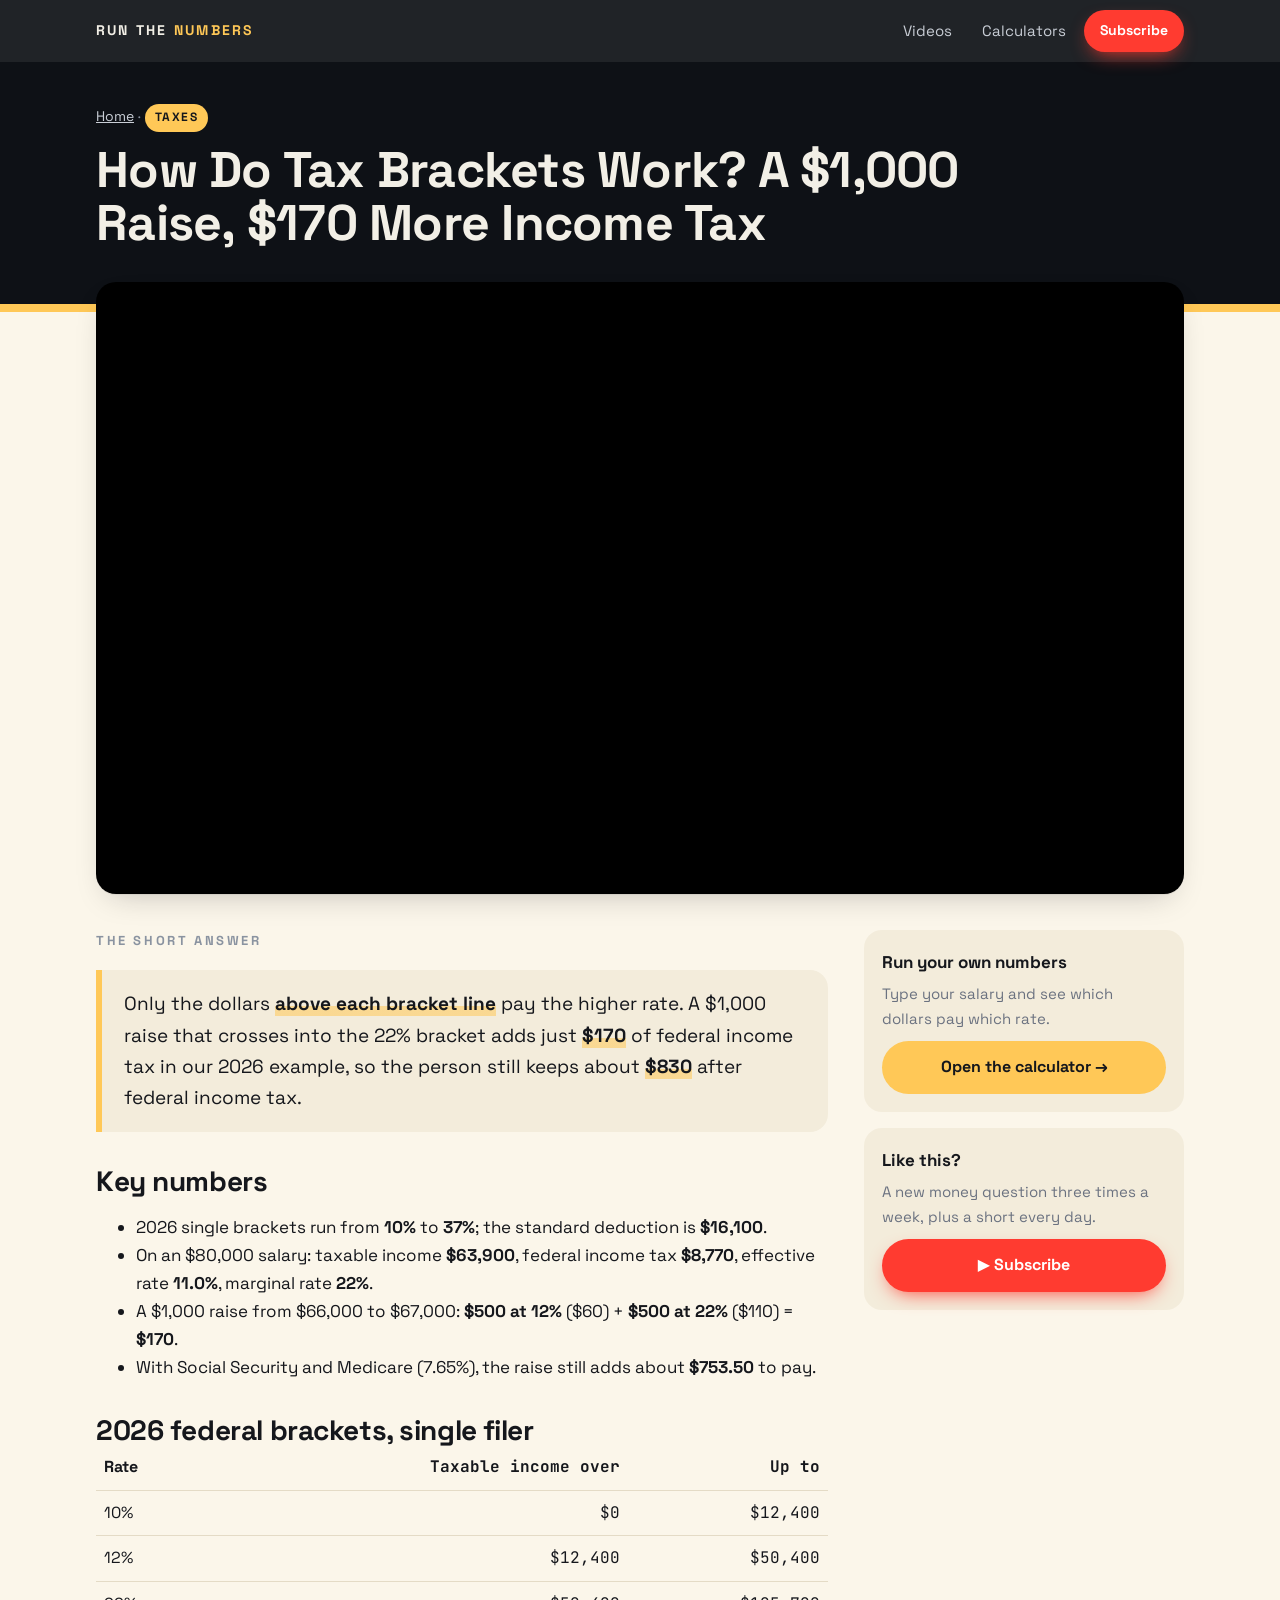
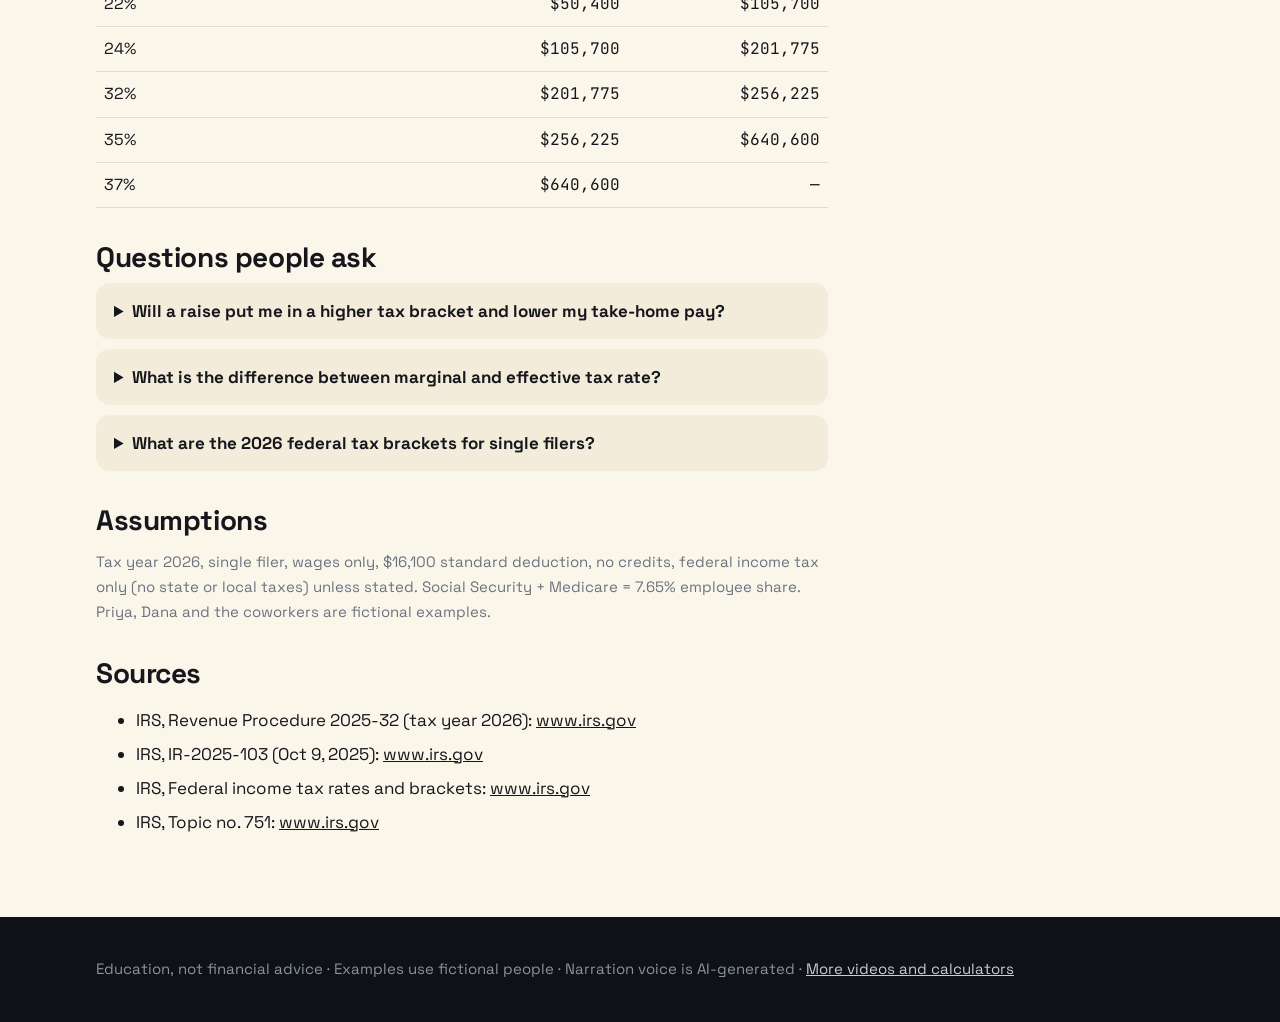
<file: episodes/tax-brackets-2026.html>
<!doctype html>
<html lang="en"><head><meta charset="utf-8"><meta name="viewport" content="width=device-width,initial-scale=1">
<title>How Do Tax Brackets Work? A $1,000 Raise, $170 More Income Tax | Run the Numbers</title>
<meta name="description" content="A higher tax bracket never lowers your take-home pay. 2026 IRS brackets, a $1,000 raise into the 22% bracket, and marginal vs effective rate, explained with real math.">
<link rel="canonical" href="https://eedgarhm.github.io/run-the-numbers/episodes/tax-brackets-2026.html">
<meta property="og:type" content="video.other"><meta property="og:title" content="How Do Tax Brackets Work? A $1,000 Raise, $170 More Income Tax"><meta property="og:description" content="A higher tax bracket never lowers your take-home pay. 2026 IRS brackets, a $1,000 raise into the 22% bracket, and marginal vs effective rate, explained with real math.">
<meta property="og:image" content="https://eedgarhm.github.io/run-the-numbers/assets/og-tax-brackets.jpg"><meta name="twitter:card" content="summary_large_image"><meta name="theme-color" content="#0E1116">
<link rel="preconnect" href="https://fonts.googleapis.com"><link rel="preconnect" href="https://fonts.gstatic.com" crossorigin>
<link href="https://fonts.googleapis.com/css2?family=JetBrains+Mono:wght@500;800&family=Space+Grotesk:wght@500;700&display=swap" rel="stylesheet">
<link rel="stylesheet" href="../style.css">
<script type="application/ld+json">{"@context": "https://schema.org", "@graph": [{"@type": "VideoObject", "name": "How Do Tax Brackets Work? A $1,000 Raise, $170 More Income Tax", "description": "A higher tax bracket never lowers your take-home pay. 2026 IRS brackets, a $1,000 raise into the 22% bracket, and marginal vs effective rate, explained with real math.", "thumbnailUrl": ["https://eedgarhm.github.io/run-the-numbers/assets/og-tax-brackets.jpg"], "uploadDate": "2026-10-24T16:00:00Z", "embedUrl": "https://www.youtube.com/embed/GguyDeUqm-I", "contentUrl": "https://www.youtube.com/watch?v=GguyDeUqm-I"}, {"@type": "FAQPage", "mainEntity": [{"@type": "Question", "name": "Will a raise put me in a higher tax bracket and lower my take-home pay?", "acceptedAnswer": {"@type": "Answer", "text": "With federal income tax brackets alone, no. Only the part of your taxable income above a bracket line is taxed at the higher rate, so a raise always adds take-home pay. Separate rules, like credits that phase out as income rises, work differently."}}, {"@type": "Question", "name": "What is the difference between marginal and effective tax rate?", "acceptedAnswer": {"@type": "Answer", "text": "The marginal rate is the rate on your next dollar of taxable income. The effective rate here is your total federal income tax divided by your salary. On an $80,000 salary in 2026 (single, standard deduction), they are 22% and about 11%."}}, {"@type": "Question", "name": "What are the 2026 federal tax brackets for single filers?", "acceptedAnswer": {"@type": "Answer", "text": "10% up to $12,400; 12% up to $50,400; 22% up to $105,700; 24% up to $201,775; 32% up to $256,225; 35% up to $640,600; 37% above that, per IRS Rev. Proc. 2025-32."}}]}]}</script>
</head><body style="--c:var(--taxes)">
<header class="bar"><div class="wrap"><a class="logo" href="../">RUN THE <b>NUMBERS</b></a>
<nav><a class="hide-sm" href="../#videos">Videos</a><a class="hide-sm" href="../#calculators">Calculators</a><a class="btn yt" href="https://www.youtube.com/@RunTheNumbersO?sub_confirmation=1">Subscribe</a></nav></div></header>
<div class="page-hero"><div class="wrap"><div class="crumb"><a href="../">Home</a> · <span class="tag">Taxes</span></div><h1>How Do Tax Brackets Work? A $1,000 Raise, $170 More Income Tax</h1></div></div>
<div class="wrap">
<div class="video"><iframe src="https://www.youtube-nocookie.com/embed/GguyDeUqm-I" title="How Do Tax Brackets Work? A $1,000 Raise, $170 More Income Tax" allow="accelerometer; encrypted-media; gyroscope; picture-in-picture" allowfullscreen loading="lazy"></iframe></div>
<div class="cols"><div>
 <div class="eyebrow">The short answer</div>
 <p class="answer">Only the dollars <b>above each bracket line</b> pay the higher rate. A $1,000 raise that crosses into the 22% bracket adds just <b>$170</b> of federal income tax in our 2026 example, so the person still keeps about <b>$830</b> after federal income tax.</p>
 <h2 style="font-size:28px;margin-top:34px">Key numbers</h2><ul><li>2026 single brackets run from <b>10%</b> to <b>37%</b>; the standard deduction is <b>$16,100</b>.</li><li>On an $80,000 salary: taxable income <b>$63,900</b>, federal income tax <b>$8,770</b>, effective rate <b>11.0%</b>, marginal rate <b>22%</b>.</li><li>A $1,000 raise from $66,000 to $67,000: <b>$500 at 12%</b> ($60) + <b>$500 at 22%</b> ($110) = <b>$170</b>.</li><li>With Social Security and Medicare (7.65%), the raise still adds about <b>$753.50</b> to pay.</li></ul>
 <h2 style="font-size:28px;margin-top:34px">2026 federal brackets, single filer</h2><table><tr><th>Rate</th><th class="n">Taxable income over</th><th class="n">Up to</th></tr><tr><td>10%</td><td class="n">$0</td><td class="n">$12,400</td></tr><tr><td>12%</td><td class="n">$12,400</td><td class="n">$50,400</td></tr><tr><td>22%</td><td class="n">$50,400</td><td class="n">$105,700</td></tr><tr><td>24%</td><td class="n">$105,700</td><td class="n">$201,775</td></tr><tr><td>32%</td><td class="n">$201,775</td><td class="n">$256,225</td></tr><tr><td>35%</td><td class="n">$256,225</td><td class="n">$640,600</td></tr><tr><td>37%</td><td class="n">$640,600</td><td class="n">—</td></tr></table>
 <h2 style="font-size:28px;margin-top:34px">Questions people ask</h2><details><summary>Will a raise put me in a higher tax bracket and lower my take-home pay?</summary><p>With federal income tax brackets alone, no. Only the part of your taxable income above a bracket line is taxed at the higher rate, so a raise always adds take-home pay. Separate rules, like credits that phase out as income rises, work differently.</p></details><details><summary>What is the difference between marginal and effective tax rate?</summary><p>The marginal rate is the rate on your next dollar of taxable income. The effective rate here is your total federal income tax divided by your salary. On an $80,000 salary in 2026 (single, standard deduction), they are 22% and about 11%.</p></details><details><summary>What are the 2026 federal tax brackets for single filers?</summary><p>10% up to $12,400; 12% up to $50,400; 22% up to $105,700; 24% up to $201,775; 32% up to $256,225; 35% up to $640,600; 37% above that, per IRS Rev. Proc. 2025-32.</p></details>
 <h2 style="font-size:28px;margin-top:34px">Assumptions</h2><p class="note">Tax year 2026, single filer, wages only, $16,100 standard deduction, no credits, federal income tax only (no state or local taxes) unless stated. Social Security + Medicare = 7.65% employee share. Priya, Dana and the coworkers are fictional examples.</p>
 <h2 style="font-size:28px;margin-top:34px">Sources</h2><ul class="src"><li>IRS, Revenue Procedure 2025-32 (tax year 2026): <a href="https://www.irs.gov/pub/irs-drop/rp-25-32.pdf">www.irs.gov</a></li><li>IRS, IR-2025-103 (Oct 9, 2025): <a href="https://www.irs.gov/newsroom/irs-releases-tax-inflation-adjustments-for-tax-year-2026-including-amendments-from-the-one-big-beautiful-bill">www.irs.gov</a></li><li>IRS, Federal income tax rates and brackets: <a href="https://www.irs.gov/filing/federal-income-tax-rates-and-brackets">www.irs.gov</a></li><li>IRS, Topic no. 751: <a href="https://www.irs.gov/taxtopics/tc751">www.irs.gov</a></li></ul>
</div><aside class="side"><div class="box"><b>Run your own numbers</b><p class="note" style="margin:6px 0 0">Type your salary and see which dollars pay which rate.</p><a class="btn yt" style="background:var(--c);color:#15171C;box-shadow:none" href="../calculators/tax-brackets-2026.html">Open the calculator →</a></div>
 <div class="box"><b>Like this?</b><p class="note" style="margin:6px 0 0">A new money question three times a week, plus a short every day.</p><a class="btn yt" href="https://www.youtube.com/@RunTheNumbersO?sub_confirmation=1">▶ Subscribe</a></div>
</aside></div></div>
<footer class="site" style="margin-top:64px"><div class="wrap">Education, not financial advice · Examples use fictional people · Narration voice is AI-generated · <a href="../">More videos and calculators</a></div></footer>
</body></html>
</file>
<file: style.css>
/* Run the Numbers — sitio. Marca: Space Grotesk + JetBrains Mono, fondo de canal #0E1116, color por serie. */
:root{
  --paper:#FBF6EA;--paper2:#F3ECDB;--ink:#15171C;--ink2:#3C4250;--mut:#6B7280;--line:#E4DBC6;
  --night:#0E1116;--night2:#171C24;--cream:#F2EFE6;
  --debt:#FF7A59;--taxes:#FFC857;--retire:#5EA8FF;--credit:#B58CFF;--income:#F28CB1;--housing:#3DDC97;--health:#2EC4B6;
  --good:#13996A;--bad:#D63A3A;--warn:#C98A00;--acc:#FFC857;--accInk:#7A5300;
  --r:22px;--shadow:0 1px 0 rgba(21,23,28,.06),0 12px 32px -14px rgba(21,23,28,.28);
}
@media (prefers-color-scheme: dark){:root:not([data-theme="light"]){--paper:#12161D;--paper2:#181E27;--ink:#F2EFE6;--ink2:#C9CED6;--mut:#8A93A0;--line:#283040;--good:#3DDC97;--bad:#FF6B6B;--accInk:#FFC857;--shadow:0 12px 32px -14px rgba(0,0,0,.6)}}
:root[data-theme="dark"]{--paper:#12161D;--paper2:#181E27;--ink:#F2EFE6;--ink2:#C9CED6;--mut:#8A93A0;--line:#283040;--good:#3DDC97;--bad:#FF6B6B;--accInk:#FFC857}
*{box-sizing:border-box}
html{scroll-behavior:smooth}
body{margin:0;background:var(--paper);color:var(--ink);font:17px/1.65 "Space Grotesk",system-ui,-apple-system,"Segoe UI",sans-serif;-webkit-font-smoothing:antialiased}
img,video{max-width:100%;height:auto;display:block}
a{color:inherit}
.mono,.num{font-family:"JetBrains Mono",ui-monospace,Menlo,Consolas,monospace}
.wrap{max-width:1120px;margin:0 auto;padding:0 16px}
/* barra superior */
.bar{position:sticky;top:0;z-index:20;background:color-mix(in srgb,var(--night) 92%,transparent);backdrop-filter:blur(10px);color:var(--cream)}
.bar .wrap{display:flex;align-items:center;justify-content:space-between;gap:12px;height:62px}
.logo{font-weight:700;letter-spacing:.16em;font-size:14px;text-decoration:none;color:var(--cream);white-space:nowrap}.logo b{color:var(--acc)}
.bar nav{display:flex;gap:6px;align-items:center}
.bar nav a{text-decoration:none;font-size:15px;padding:8px 12px;border-radius:999px;color:#C9CED6}.bar nav a:hover{background:#ffffff14;color:#fff}
.btn{display:inline-flex;align-items:center;gap:8px;font-weight:700;text-decoration:none;border:0;cursor:pointer;border-radius:999px;padding:13px 22px;font-size:16px;font-family:inherit;transition:transform .15s,box-shadow .15s}
.btn:hover{transform:translateY(-2px)}
.btn.yt{background:#FF3B30;color:#fff;box-shadow:0 8px 20px -8px #FF3B30}
.btn.ghost{background:transparent;color:inherit;border:2px solid currentColor}
.bar .btn{padding:9px 16px;font-size:14px}
@media (max-width:640px){.bar nav a.hide-sm{display:none}}
/* portada */
.hero{background:radial-gradient(1200px 600px at 80% 10%,#FFC85722,transparent 60%),var(--night);color:var(--cream);overflow:hidden;position:relative}
.hero .wrap{display:grid;grid-template-columns:1.05fr .95fr;gap:42px;align-items:center;padding-top:64px;padding-bottom:84px}
@media (max-width:880px){.hero .wrap{grid-template-columns:1fr;padding-top:40px;padding-bottom:56px}}
.eyebrow{font-size:13px;letter-spacing:.2em;text-transform:uppercase;color:#8A93A0;font-weight:700}
.hero h1{font-size:clamp(36px,6vw,64px);line-height:1.02;margin:14px 0 18px;letter-spacing:-.02em}
.hero h1 .strike{position:relative;color:#8A93A0;white-space:nowrap}
.hero h1 .strike:after{content:"";position:absolute;left:-4px;right:-4px;top:52%;height:7px;border-radius:4px;background:#FF5C5C;transform:scaleX(0);transform-origin:left;animation:strike .7s .6s forwards cubic-bezier(.2,.8,.2,1)}
@keyframes strike{to{transform:scaleX(1)}}
.hero h1 em{font-style:normal;color:var(--acc)}
.hero p.lead{font-size:20px;color:#C9CED6;max-width:560px;margin:0 0 26px}
.hero .ctas{display:flex;gap:12px;flex-wrap:wrap}
.tv{position:relative;border-radius:26px;padding:10px;background:#1C222C;box-shadow:0 30px 80px -30px #000,0 0 0 1px #ffffff12;transform:rotate(1.5deg)}
.tv video,.tv img{border-radius:18px;width:100%;aspect-ratio:16/9;object-fit:cover}
.sticker{position:absolute;font-weight:700;font-size:13px;padding:8px 14px;border-radius:999px;box-shadow:0 10px 24px -10px #000;white-space:nowrap}
.sticker.a{left:-14px;top:-16px;background:var(--acc);color:#2A1E00;transform:rotate(-6deg)}
.sticker.b{right:-10px;bottom:-16px;background:#3DDC97;color:#06281A;transform:rotate(4deg)}
.marquee{border-top:1px solid #ffffff14;color:#8A93A0;font-size:14px;white-space:nowrap;overflow:hidden}
.marquee div{display:inline-block;padding:14px 0;animation:mq 40s linear infinite}
.marquee span{margin:0 26px}.marquee b{color:var(--cream)}
@keyframes mq{to{transform:translateX(-50%)}}
/* secciones */
section{padding:72px 0}
section.alt{background:var(--paper2)}
.sec-h{display:flex;align-items:end;justify-content:space-between;gap:16px;flex-wrap:wrap;margin-bottom:26px}
h2{font-size:clamp(28px,4vw,40px);line-height:1.08;margin:6px 0 0;letter-spacing:-.015em}
.sub{color:var(--mut);margin:8px 0 0;max-width:640px}
/* quiz */
.quiz{display:grid;grid-template-columns:1fr 1fr;gap:28px;align-items:center;background:var(--night);color:var(--cream);border-radius:28px;padding:36px;box-shadow:var(--shadow)}
@media (max-width:820px){.quiz{grid-template-columns:1fr;padding:24px}}
.quiz h3{font-size:clamp(24px,3vw,32px);line-height:1.15;margin:8px 0 10px}
.opts{display:grid;grid-template-columns:repeat(3,1fr);gap:10px;margin-top:18px}
.opt{font:700 26px "JetBrains Mono",monospace;padding:18px 8px;border-radius:16px;border:2px solid #3A4352;background:#1A2029;color:var(--cream);cursor:pointer;transition:transform .15s,border-color .15s,background .25s}
.opt:hover{transform:translateY(-3px);border-color:var(--acc)}
.opt.right{background:#3DDC97;color:#06281A;border-color:#3DDC97}
.opt.wrong{opacity:.45}
.reveal{min-height:150px;border-radius:20px;background:#161B22;padding:22px;border:1px dashed #3A4352;display:flex;flex-direction:column;justify-content:center}
.reveal .big{font:800 54px "JetBrains Mono",monospace;color:#3DDC97;line-height:1}
.reveal .hint{color:#8A93A0}
/* series */
.chips{display:flex;flex-wrap:wrap;gap:10px}
.chip{display:inline-flex;align-items:center;gap:8px;padding:9px 16px;border-radius:999px;font-weight:700;font-size:15px;background:var(--paper);border:2px solid var(--c);text-decoration:none}
.chip i{width:10px;height:10px;border-radius:50%;background:var(--c)}
/* videos */
.eps{display:grid;grid-template-columns:repeat(auto-fill,minmax(320px,1fr));gap:22px}
.ep{display:block;text-decoration:none;background:var(--paper);border-radius:var(--r);overflow:hidden;box-shadow:var(--shadow);border-top:6px solid var(--c);transition:transform .2s,box-shadow .2s}
.ep:hover{transform:translateY(-4px) rotate(-.3deg);box-shadow:0 22px 44px -18px rgba(21,23,28,.45)}
.ep .th{position:relative;overflow:hidden}.ep .th img{aspect-ratio:16/9;object-fit:cover;transition:transform .5s}
.ep:hover .th img{transform:scale(1.05)}
.ep .play{position:absolute;right:12px;bottom:12px;width:44px;height:44px;border-radius:50%;background:#FF3B30;display:grid;place-items:center;box-shadow:0 8px 18px -6px #000}
.ep .play:after{content:"";border-left:14px solid #fff;border-top:9px solid transparent;border-bottom:9px solid transparent;margin-left:4px}
.ep .tx{padding:16px 18px 20px}
.tag{display:inline-block;font-size:12px;font-weight:700;letter-spacing:.12em;text-transform:uppercase;padding:4px 10px;border-radius:999px;background:var(--c);color:#15171C}
.ep h3{font-size:20px;line-height:1.25;margin:10px 0 6px}.ep p{margin:0;color:var(--mut);font-size:15px}
/* calculadoras */
.calcs{display:grid;grid-template-columns:repeat(auto-fill,minmax(300px,1fr));gap:22px}
.calc{display:grid;grid-template-columns:96px 1fr;gap:16px;align-items:center;text-decoration:none;background:var(--paper);border-radius:var(--r);padding:18px;box-shadow:var(--shadow);border:2px solid transparent;transition:border-color .2s,transform .2s}
.calc:hover{border-color:var(--c);transform:translateY(-3px)}
.calc svg{width:96px;height:96px}
.calc h3{margin:0 0 4px;font-size:19px;line-height:1.2}.calc p{margin:0;color:var(--mut);font-size:15px}
/* cómo lo hacemos */
.steps{display:grid;grid-template-columns:repeat(3,1fr);gap:20px;counter-reset:s}
@media (max-width:820px){.steps{grid-template-columns:1fr}}
.step{background:var(--paper);border-radius:var(--r);padding:22px;box-shadow:var(--shadow);position:relative}
.step:before{counter-increment:s;content:"0" counter(s);font:800 44px "JetBrains Mono",monospace;color:var(--acc);-webkit-text-stroke:1px var(--accInk)}
.step h3{margin:6px 0 6px;font-size:19px}.step p{margin:0;color:var(--mut);font-size:15px}
/* suscripción */
.cta-band{background:var(--acc);color:#2A1E00;border-radius:28px;padding:34px;display:flex;gap:20px;align-items:center;justify-content:space-between;flex-wrap:wrap}
.cta-band h2{color:#2A1E00}.cta-band p{margin:8px 0 0}
/* páginas de episodio y calculadoras */
.page-hero{background:var(--night);color:var(--cream);padding:42px 0 54px;border-bottom:8px solid var(--c)}
.page-hero h1{font-size:clamp(30px,4.6vw,50px);line-height:1.06;margin:12px 0 0;letter-spacing:-.015em;max-width:900px}
.crumb{font-size:14px;color:#8A93A0}.crumb a{color:#C9CED6}
.video{position:relative;padding-top:56.25%;border-radius:20px;overflow:hidden;background:#000;box-shadow:var(--shadow);margin-top:-30px}
.video iframe{position:absolute;inset:0;width:100%;height:100%;border:0}
.cols{display:grid;grid-template-columns:1fr 320px;gap:36px;margin-top:36px}
@media (max-width:900px){.cols{grid-template-columns:1fr}}
.answer{background:var(--paper2);border-left:6px solid var(--c);border-radius:0 18px 18px 0;padding:18px 22px;font-size:19px}
.answer b{background:linear-gradient(transparent 60%,color-mix(in srgb,var(--c) 55%,transparent) 0)}
.side{position:sticky;top:84px;align-self:start;display:flex;flex-direction:column;gap:16px}
.box{background:var(--paper2);border-radius:18px;padding:18px}
.box .btn{width:100%;justify-content:center;margin-top:10px}
details{background:var(--paper2);border-radius:14px;padding:14px 18px;margin:10px 0}
summary{font-weight:700;cursor:pointer}
table{width:100%;border-collapse:collapse;font-size:16px}td,th{padding:9px 8px;border-bottom:1px solid var(--line);text-align:left}
td.n,th.n{text-align:right;font-family:"JetBrains Mono",monospace}
ul.src li{margin:6px 0;word-break:break-word}
.note{font-size:15px;color:var(--mut)}
footer.site{background:var(--night);color:#8A93A0;padding:40px 0;font-size:15px}
footer.site a{color:#C9CED6}
/* controles de calculadora */
.ctrl{background:var(--paper);border-radius:20px;padding:20px;box-shadow:var(--shadow)}
.field{margin-bottom:16px}.field label{display:flex;justify-content:space-between;font-weight:700;margin-bottom:8px}
.field label output{font-family:"JetBrains Mono",monospace;color:var(--accInk)}
input[type=range]{width:100%;accent-color:var(--c,var(--acc))}
input[type=number]{width:100%;padding:12px 14px;border-radius:12px;border:2px solid var(--line);background:var(--paper);color:var(--ink);font:700 18px "JetBrains Mono",monospace}
.kpis{display:grid;grid-template-columns:repeat(auto-fit,minmax(160px,1fr));gap:14px;margin:18px 0}
.kpi{background:var(--paper);border-radius:18px;padding:16px;box-shadow:var(--shadow)}
.kpi .l{font-size:13px;color:var(--mut);font-weight:700;text-transform:uppercase;letter-spacing:.08em}
.kpi .v{font:800 30px "JetBrains Mono",monospace;line-height:1.1;margin-top:6px}
.share{display:flex;gap:10px;align-items:center;flex-wrap:wrap;margin-top:12px}
@media (prefers-reduced-motion: reduce){*{animation:none!important;transition:none!important}}
</file>
